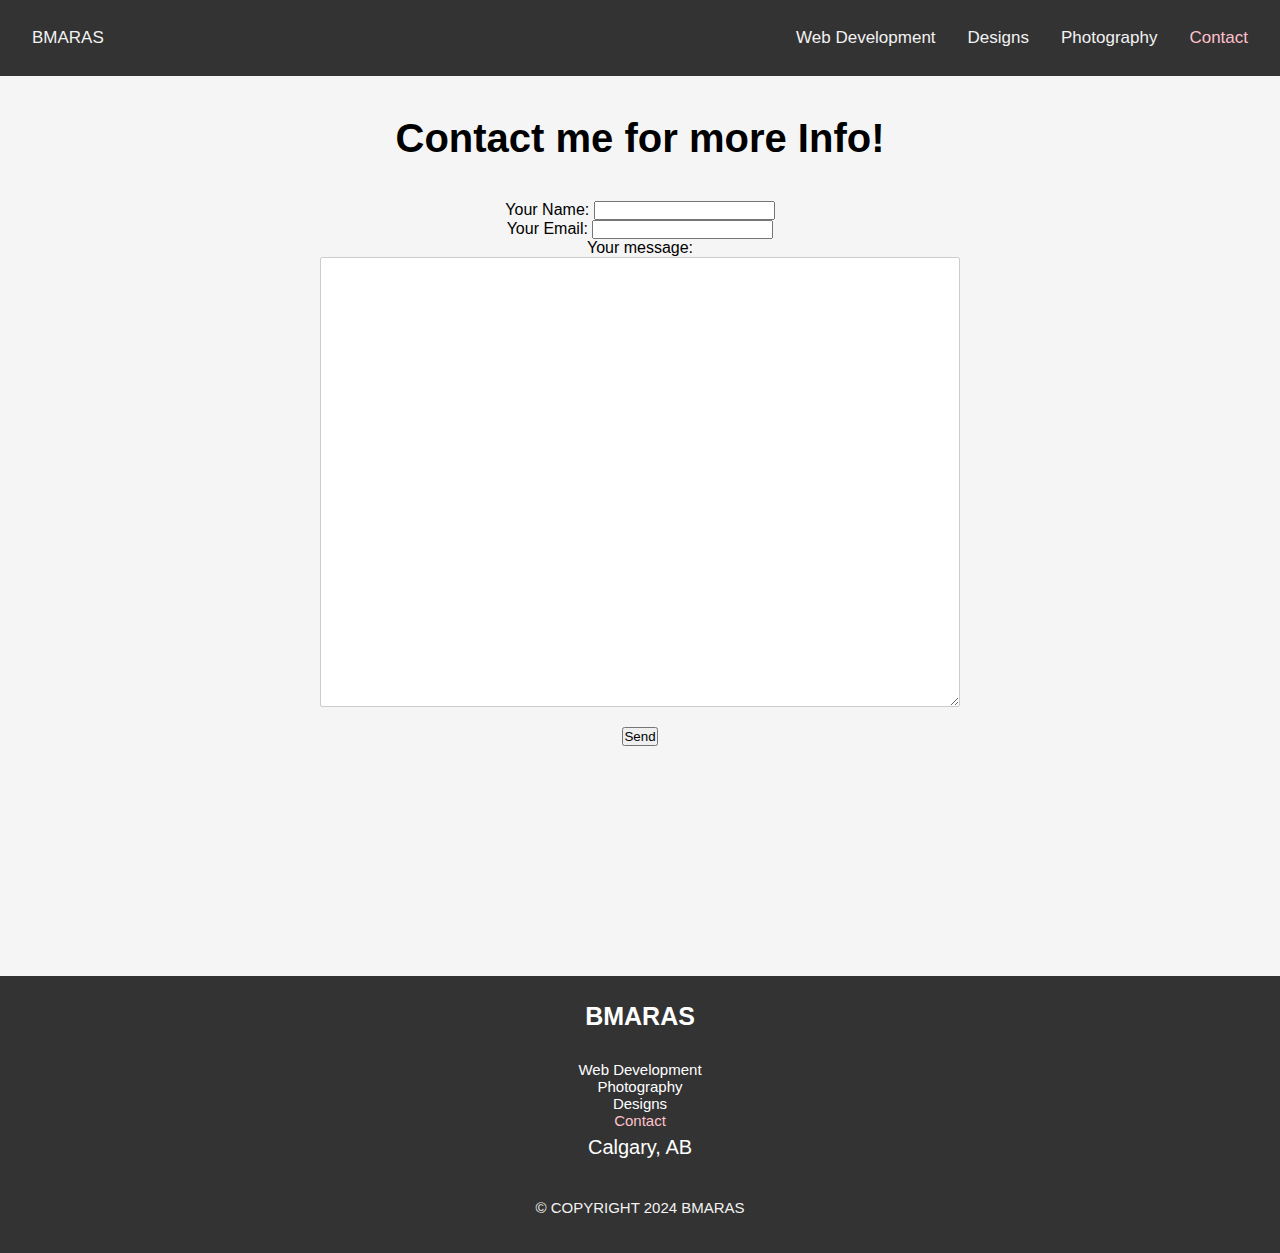
<file: contact.html>
<!DOCTYPE html>
<html lang="en">
  <head>
    <meta charset="UTF-8" />
    <meta name="viewport" content="width=device-width, initial-scale=1.0" />
    <link
      rel="stylesheet"
      href="https://cdnjs.cloudflare.com/ajax/libs/font-awesome/4.7.0/css/font-awesome.min.css"
    />

    <link rel="stylesheet" href="./styles/main.css" />
    <link rel="stylesheet" href="./styles/logo.css" />
    <link rel="stylesheet" href="./styles/typography.css" />
    <link rel="stylesheet" href="./styles/reset.css" />
    <link rel="stylesheet" href="./styles/nav.css" />
    <link rel="stylesheet" href="./styles/contact.css" />

    <title>BMARAS</title>
  </head>
  <div class="topnav" id="myTopnav">
    <div class="bmaras">
      <a href="index.html">BMARAS</a>
    </div>
    <a href="contact.html" class="first active">Contact</a>
    <a href="photo.html">Photography</a>
    <a href="designs.html">Designs</a>
    <a href="web-dev.html">Web Development</a>

    <a href="javascript:void(0);" class="icon" onclick="myFunction()">
      <i class="fa fa-bars"></i>
    </a>
  </div>
  <body>
    <main>
      <div class="contact">
        <h1 class="b">Contact me for more Info!</h1>
        <div class="form-container">
          <form action="https://formspree.io/f/mvoekjne" method="POST">
            <label>
              Your Name:
              <input type="name" name="name" />
            </label>
            <br />
            <label>
              Your Email:
              <input type="email" name="email" />
            </label>
            <br />
            <label>
              Your message:

              <textarea name="message"></textarea>
            </label>

            <button type="submit">Send</button>
          </form>
        </div>
      </div>
    </main>

    <footer>
      <div class="footer">
        <div class="bottomnav">
          <h2>
            <a href="index.html"><b>BMARAS</b></a>
          </h2>
          <ul class="navlist">
            <li><a href="web-dev.html">Web Development</a></li>
            <li><a href="photo.html">Photography</a></li>
            <li><a href="designs.html">Designs</a></li>
            <li><a href="contact.html" class="current">Contact</a></li>
          </ul>
        </div>
        <p>
          <a
            href="https://www.google.com/maps/place/Calgary,+AB/@51.0271596,-114.4174685,10z/data=!3m1!4b1!4m6!3m5!1s0x537170039f843fd5:0x266d3bb1b652b63a!8m2!3d51.0447331!4d-114.0718831!16zL20vMDFyMzI?entry=ttu"
            >Calgary, AB</a
          >
        </p>
        <p class="footer">&copy; COPYRIGHT 2024 BMARAS</p>
      </div>
    </footer>
    <script src="./script/nav.js"></script>
  </body>
</html>
</file>
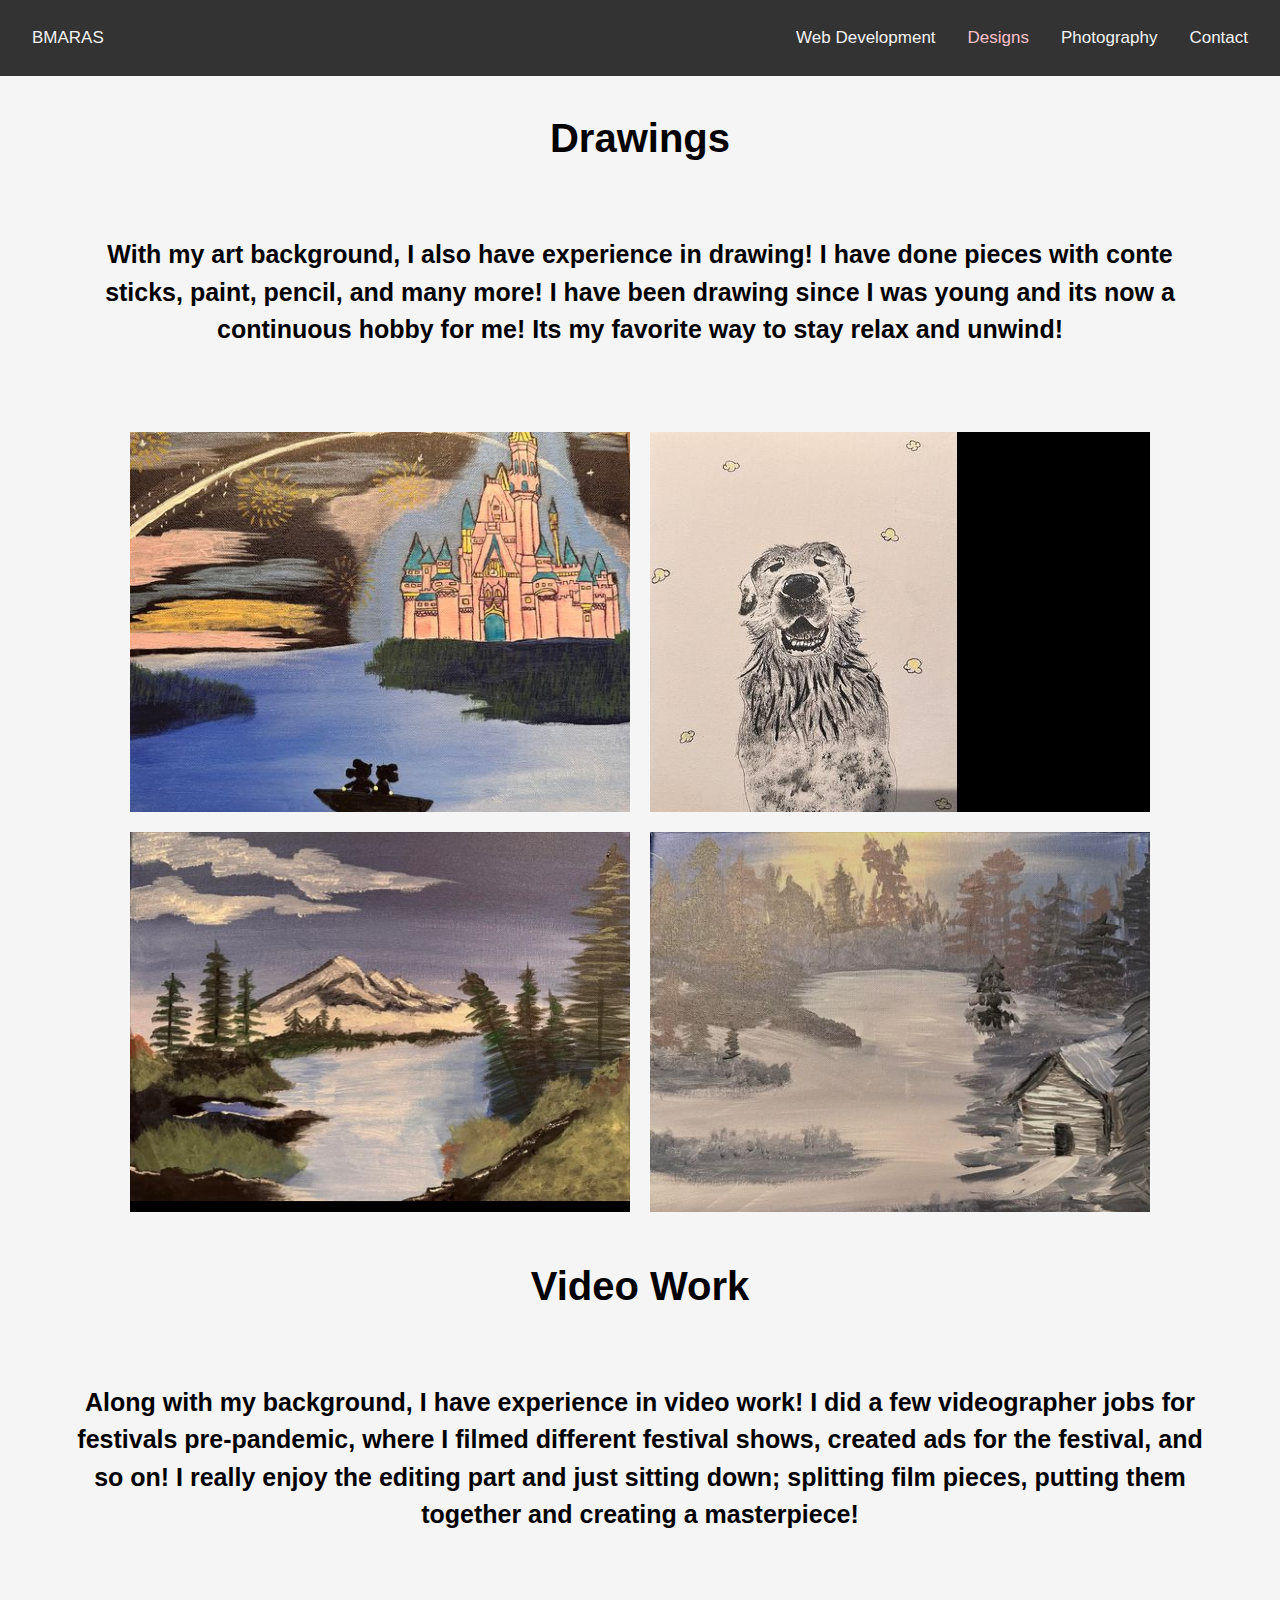
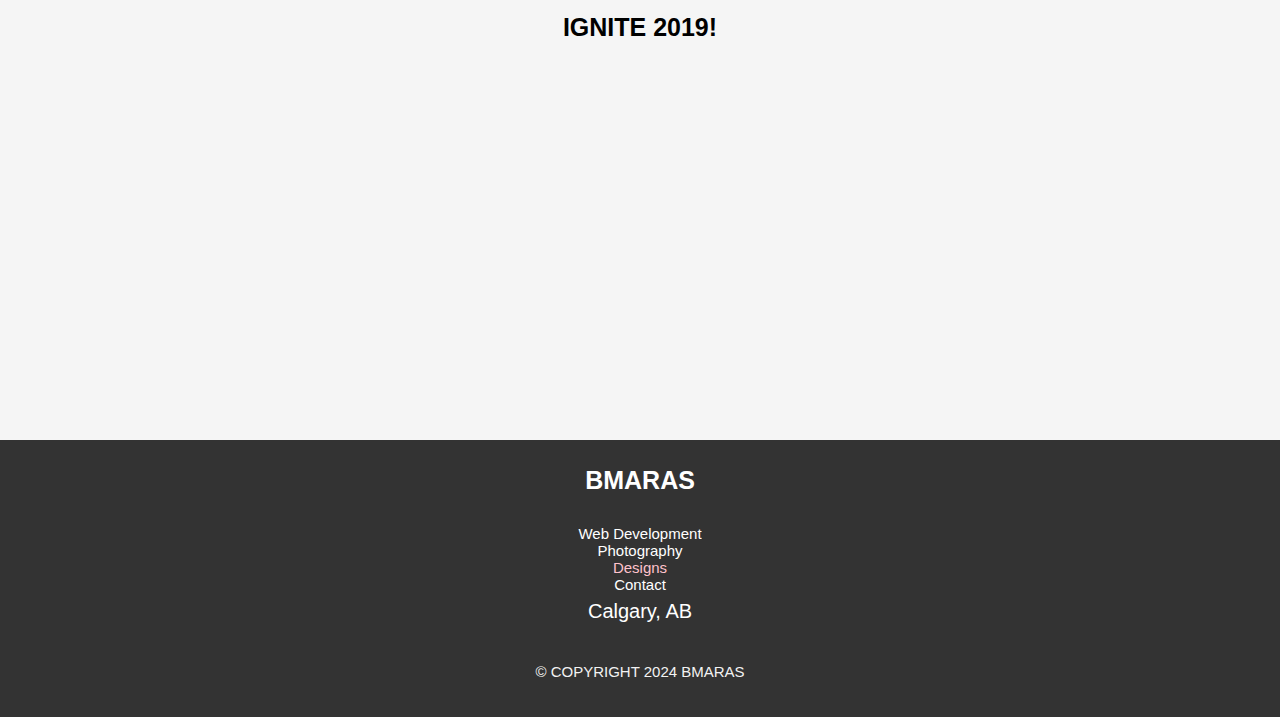
<file: designs.html>
<!DOCTYPE html>
<html lang="en">
  <head>
    <meta charset="UTF-8" />
    <meta name="viewport" content="width=device-width, initial-scale=1.0" />
    <link
      rel="stylesheet"
      href="https://cdnjs.cloudflare.com/ajax/libs/font-awesome/4.7.0/css/font-awesome.min.css"
    />
    <link rel="stylesheet" href="./styles/main.css" />
    <link rel="stylesheet" href="./styles/typography.css" />
    <link rel="stylesheet" href="./styles/reset.css" />
    <link rel="stylesheet" href="./styles/nav.css" />
    <link rel="stylesheet" href="./styles/gallery.css" />
    <title>BMARAS</title>
  </head>
  <body>
    <main>
      <div class="topnav" id="myTopnav">
        <div class="bmaras">
          <a href="index.html">BMARAS</a>
        </div>
        <a href="contact.html" class="first">Contact</a>
        <a href="photo.html">Photography</a>
        <a href="designs.html" class="active">Designs</a>
        <a href="web-dev.html">Web Development</a>

        <a href="javascript:void(0);" class="icon" onclick="myFunction()">
          <i class="fa fa-bars"></i>
        </a>
      </div>

      <h1 class="b">Drawings</h1>
      <h2 class="a">
        With my art background, I also have experience in drawing! I have done
        pieces with conte sticks, paint, pencil, and many more! I have been
        drawing since I was young and its now a continuous hobby for me! Its my
        favorite way to stay relax and unwind!
      </h2>

      <figure class="designcard">
        <img src="./images/drawings/disney.jpg" alt="sample99" />
        <figcaption>
          <h3><b>Disney Castle</b></h3>
          <h4><i>Painting</i></h4>
        </figcaption>
      </figure>

      <figure class="designcard">
        <img src="./images/drawings/gibson.jpg" alt="sample99" />
        <figcaption>
          <h3><b>Gibson</b></h3>
          <h4><i>Painting</i></h4>
        </figcaption>
      </figure>

      <figure class="designcard">
        <img src="./images/drawings/lake.jpg" alt="sample99" />
        <figcaption>
          <h3><b>Lake View</b></h3>
          <h4><i>Painting</i></h4>
        </figcaption>
      </figure>

      <figure class="designcard">
        <img src="./images/drawings/mountain.jpg" alt="sample99" />
        <figcaption>
          <h3><b>Cabin View</b></h3>
          <h4><i>Painting</i></h4>
        </figcaption>
      </figure>

      <h1 class="b">Video Work</h1>
      <h2 class="a">
        Along with my background, I have experience in video work! I did a few
        videographer jobs for festivals pre-pandemic, where I filmed different
        festival shows, created ads for the festival, and so on! I really enjoy
        the editing part and just sitting down; splitting film pieces, putting
        them together and creating a masterpiece!
      </h2>

      <h2 class="a">IGNITE 2019!</h2>
      <iframe
        width="560"
        height="315"
        src="https://www.youtube.com/embed/je0E6_qjKng?si=YTEtN5g1mhzSe9z5"
        title="YouTube video player"
        frameborder="0"
        allow="accelerometer; autoplay; clipboard-write; encrypted-media; gyroscope; picture-in-picture; web-share"
        allowfullscreen
      ></iframe>
    </main>

    <footer>
      <div class="footer">
        <div class="bottomnav">
          <h2>
            <a href="index.html"><b>BMARAS</b></a>
          </h2>
          <ul class="navlist">
            <li><a href="web-dev.html">Web Development</a></li>
            <li><a href="photo.html">Photography</a></li>
            <li><a href="designs.html" class="current">Designs</a></li>
            <li><a href="contact.html">Contact</a></li>
          </ul>
        </div>
        <p>
          <a
            href="https://www.google.com/maps/place/Calgary,+AB/@51.0271596,-114.4174685,10z/data=!3m1!4b1!4m6!3m5!1s0x537170039f843fd5:0x266d3bb1b652b63a!8m2!3d51.0447331!4d-114.0718831!16zL20vMDFyMzI?entry=ttu"
            >Calgary, AB</a
          >
        </p>
        <p class="footer">&copy; COPYRIGHT 2024 BMARAS</p>
      </div>
    </footer>
    <script src="./script/nav.js"></script>
  </body>
</html>
</file>
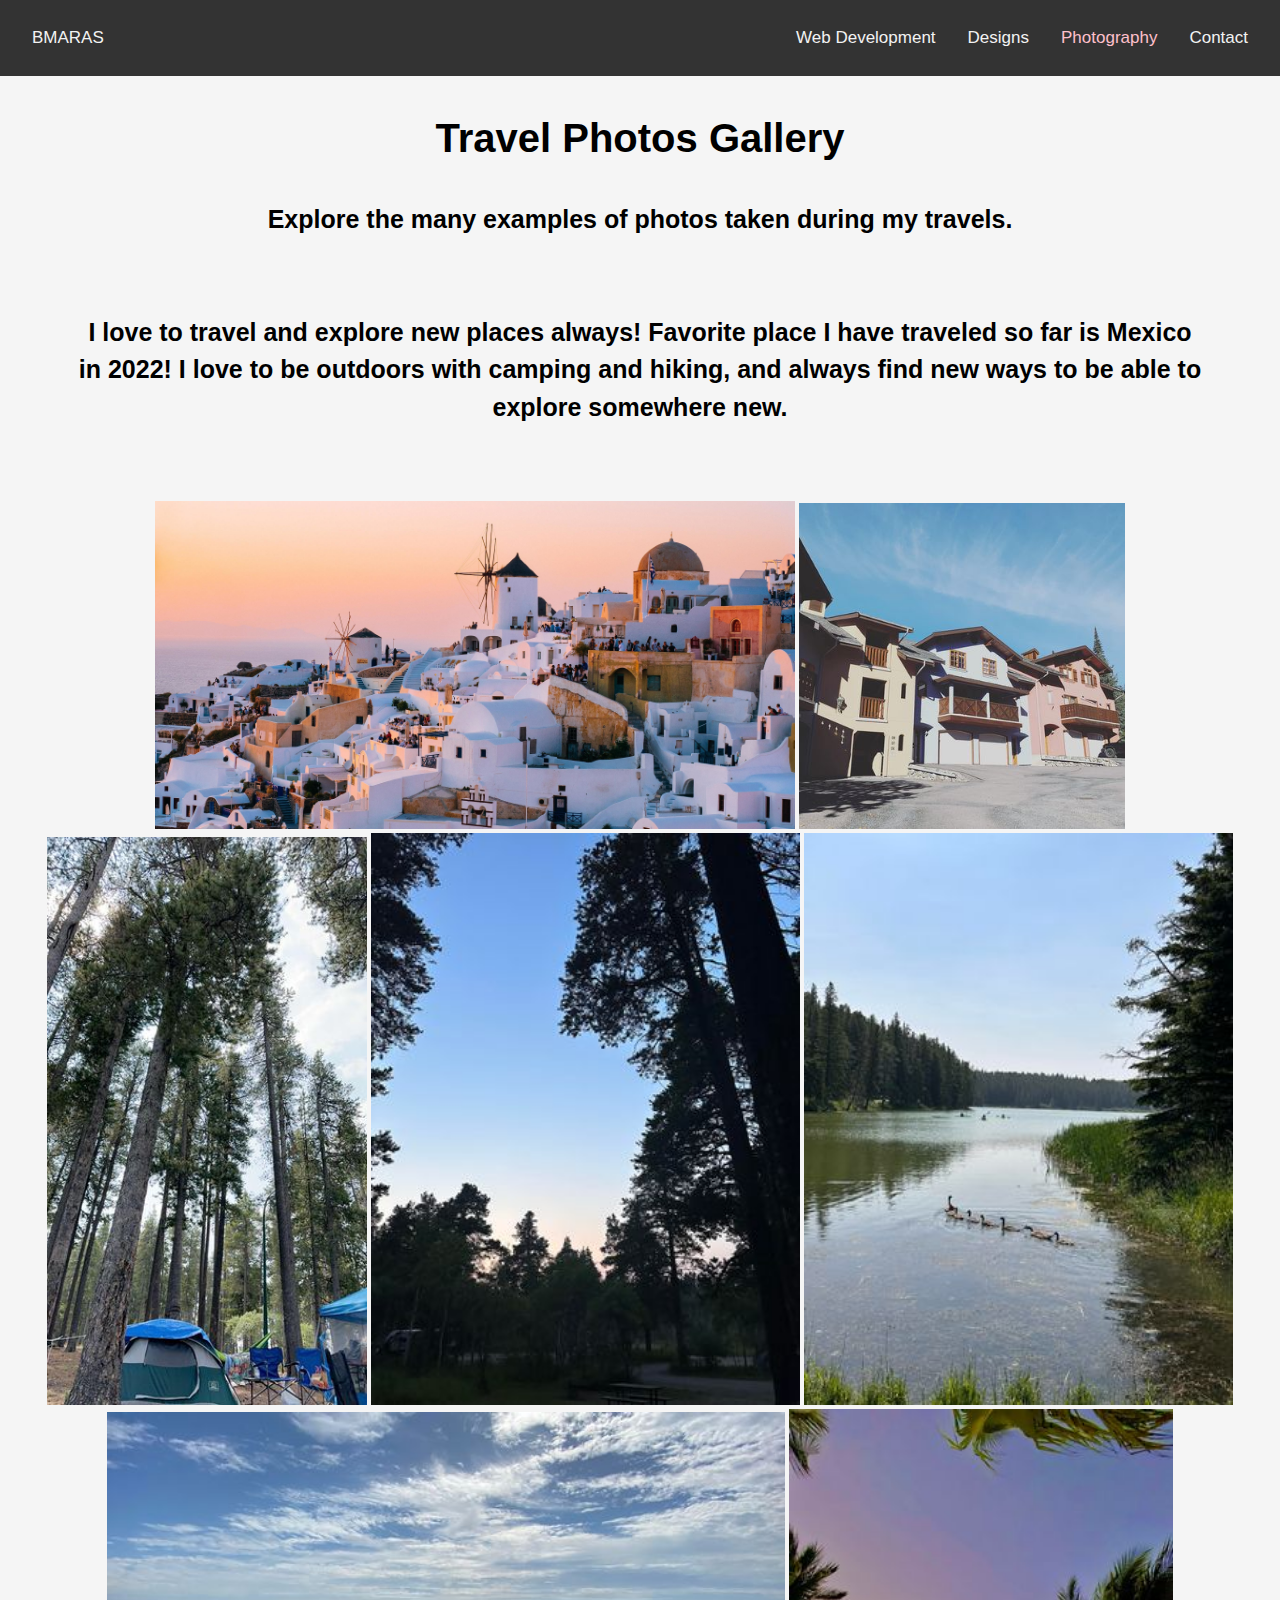
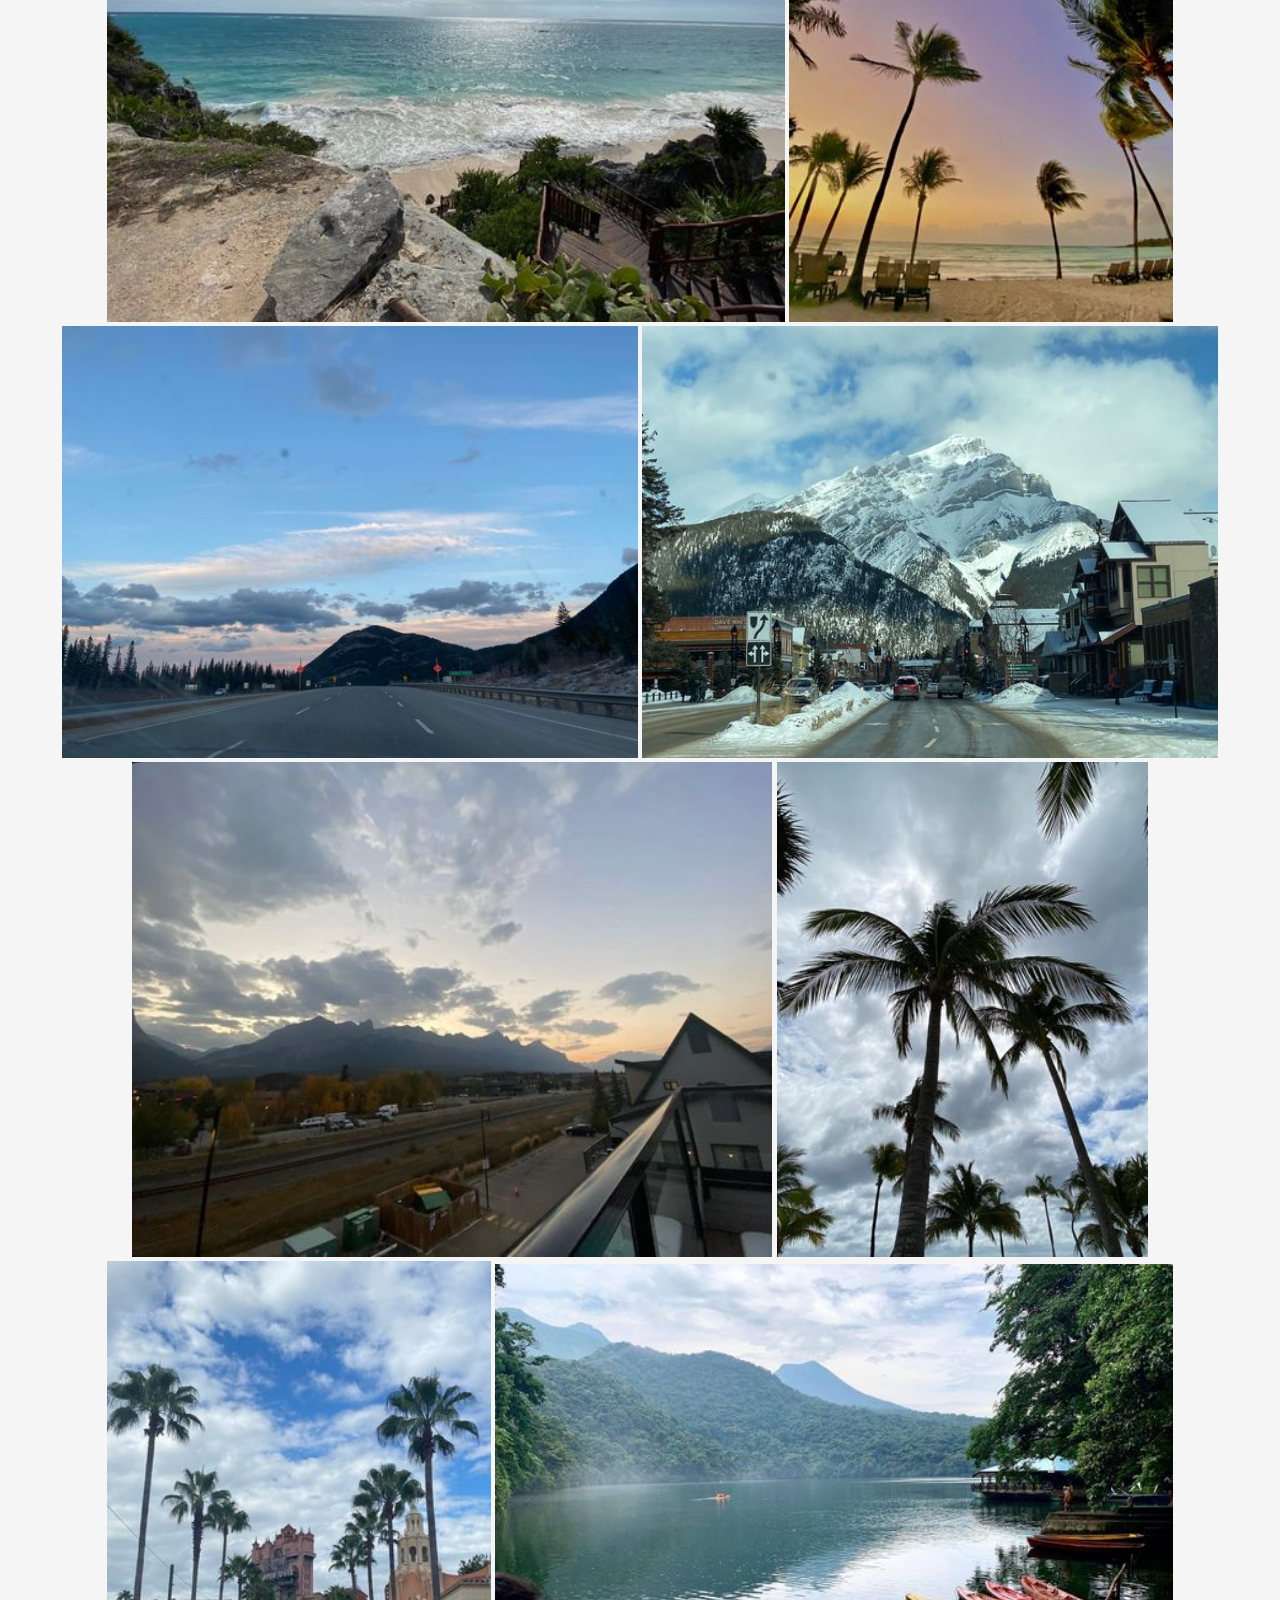
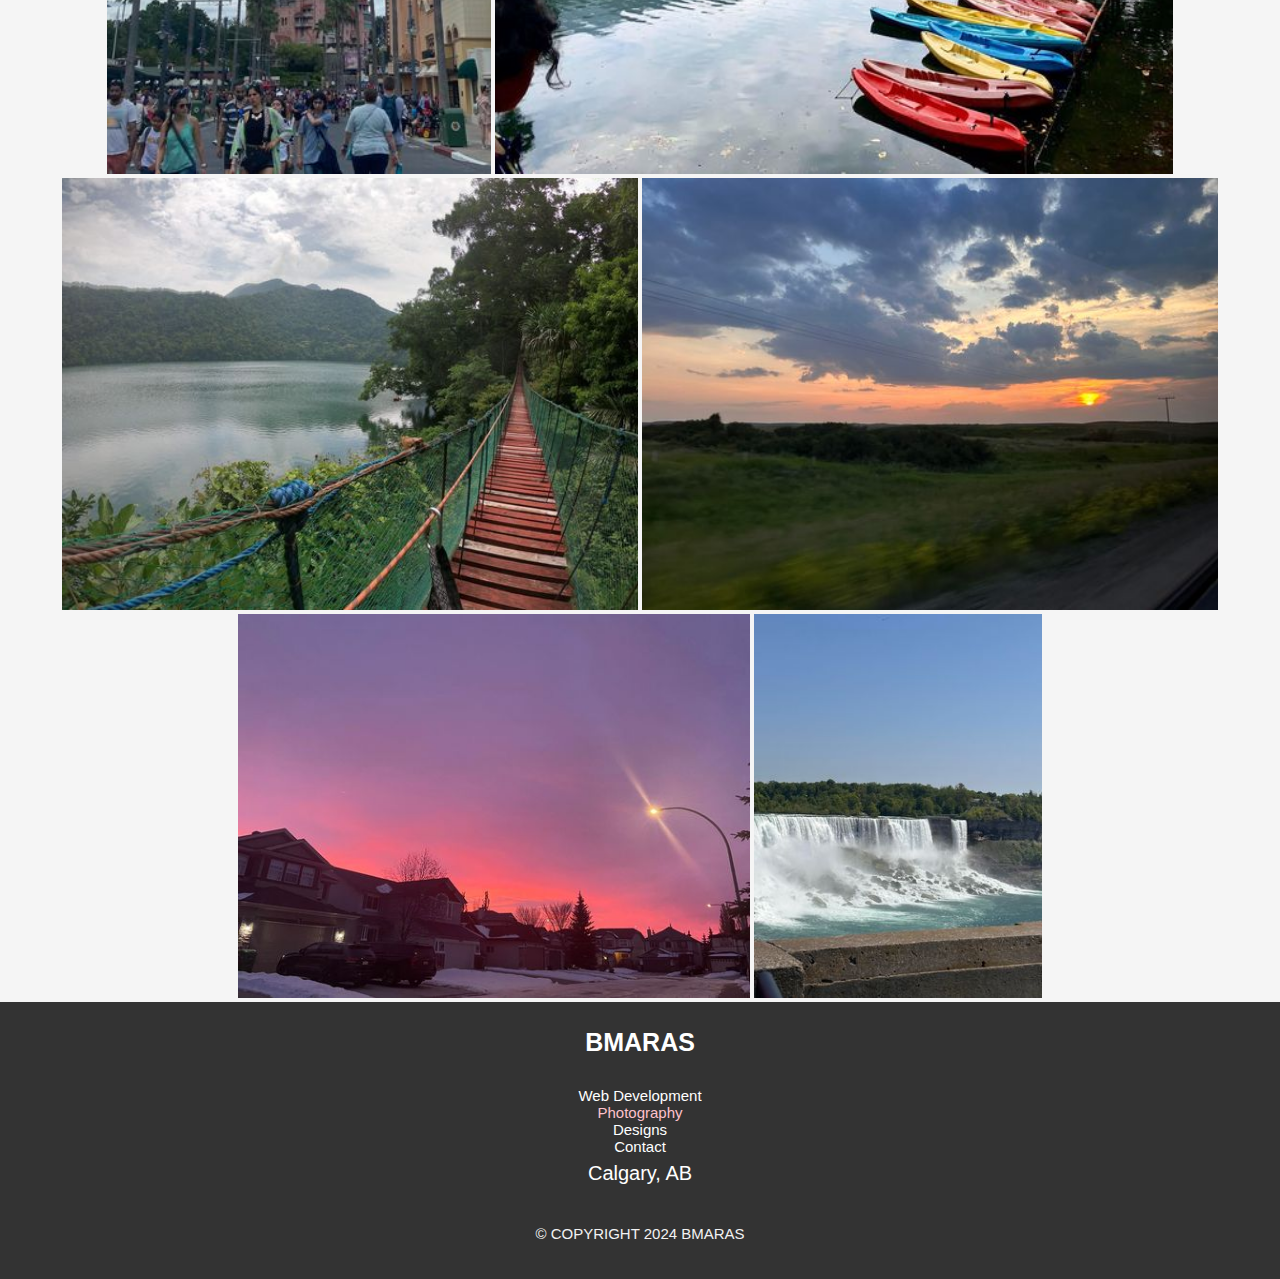
<file: photo.html>
<!DOCTYPE html>
<html lang="en">
  <head>
    <meta charset="UTF-8" />
    <meta name="viewport" content="width=device-width, initial-scale=1.0" />
    <link
      rel="stylesheet"
      href="https://cdnjs.cloudflare.com/ajax/libs/font-awesome/4.7.0/css/font-awesome.min.css"
    />
    <link rel="stylesheet" href="./styles/main.css" />
    <link rel="stylesheet" href="./styles/typography.css" />
    <link rel="stylesheet" href="./styles/reset.css" />
    <link rel="stylesheet" href="./styles/nav.css" />
    <link rel="stylesheet" href="./styles/gallery.css" />

    <title>BMaras</title>
  </head>

  <body>
    <main>
      <div class="topnav" id="myTopnav">
        <div class="bmaras">
          <a href="index.html">BMARAS</a>
        </div>
        <a href="contact.html" class="first">Contact</a>
        <a href="photo.html" class="active">Photography</a>
        <a href="designs.html">Designs</a>
        <a href="web-dev.html">Web Development</a>

        <a href="javascript:void(0);" class="icon" onclick="myFunction()">
          <i class="fa fa-bars"></i>
        </a>
      </div>
      <h1 class="b">Travel Photos Gallery</h1>
      <h2>Explore the many examples of photos taken during my travels.</h2>
      <h2 class="a">
        I love to travel and explore new places always! Favorite place I have
        traveled so far is Mexico in 2022! I love to be outdoors with camping
        and hiking, and always find new ways to be able to explore somewhere
        new.
      </h2>
      <div class="column">
        <img src="./images/full_greece.jpg" style="width: 50%" alt="travel" />
        <img src="./images/bc1.jpg" style="width: 25.5%" alt="travel" />
        <img src="./images/camp1.jpg" style="width: 25%" alt="travel" />
        <img src="./images/camp2.jpg" style="width: 33.5%" alt="travel" />
        <img src="./images/lake1.jpg" style="width: 33.5%" alt="travel" />
        <img src="./images/mexico1.jpg" style="width: 53%" alt="travel" />
        <img src="./images/mexico2.jpg" style="width: 30%" alt="travel" />
        <img src="./images/mountains1.jpg" style="width: 45%" alt="travel" />
        <img src="./images/mountains2.jpg" style="width: 45%" alt="travel" />
        <img src="./images/mountains3.jpg" style="width: 50%" alt="travel" />
        <img src="./images/palm1.jpg" style="width: 29%" alt="travel" />
        <img src="./images/palm2.jpg" style="width: 30%" alt="travel" />
        <img src="./images/philippines1.jpg" style="width: 53%" alt="travel" />
        <img src="./images/philippines2.jpg" style="width: 45%" alt="travel" />
        <img src="./images/sky1.jpg" style="width: 45%" alt="travel" />
        <img src="./images/sky2.jpg" style="width: 40%" alt="travel" />
        <img src="./images/water1.jpg" style="width: 22.5%" alt="travel" />
      </div>

      <footer>
        <div class="footer">
          <div class="bottomnav">
            <h2>
              <a href="index.html"><b>BMARAS</b></a>
            </h2>
            <ul class="navlist">
              <li><a href="web-dev.html">Web Development</a></li>
              <li><a href="photo.html" class="current">Photography</a></li>
              <li><a href="designs.html">Designs</a></li>
              <li><a href="contact.html">Contact</a></li>
            </ul>
          </div>
          <p>
            <a
              href="https://www.google.com/maps/place/Calgary,+AB/@51.0271596,-114.4174685,10z/data=!3m1!4b1!4m6!3m5!1s0x537170039f843fd5:0x266d3bb1b652b63a!8m2!3d51.0447331!4d-114.0718831!16zL20vMDFyMzI?entry=ttu"
              >Calgary, AB</a
            >
          </p>
          <p class="footer">&copy; COPYRIGHT 2024 BMARAS</p>
        </div>
      </footer>
      <script src="./script/nav.js"></script>
    </main>
  </body>
</html>
</file>
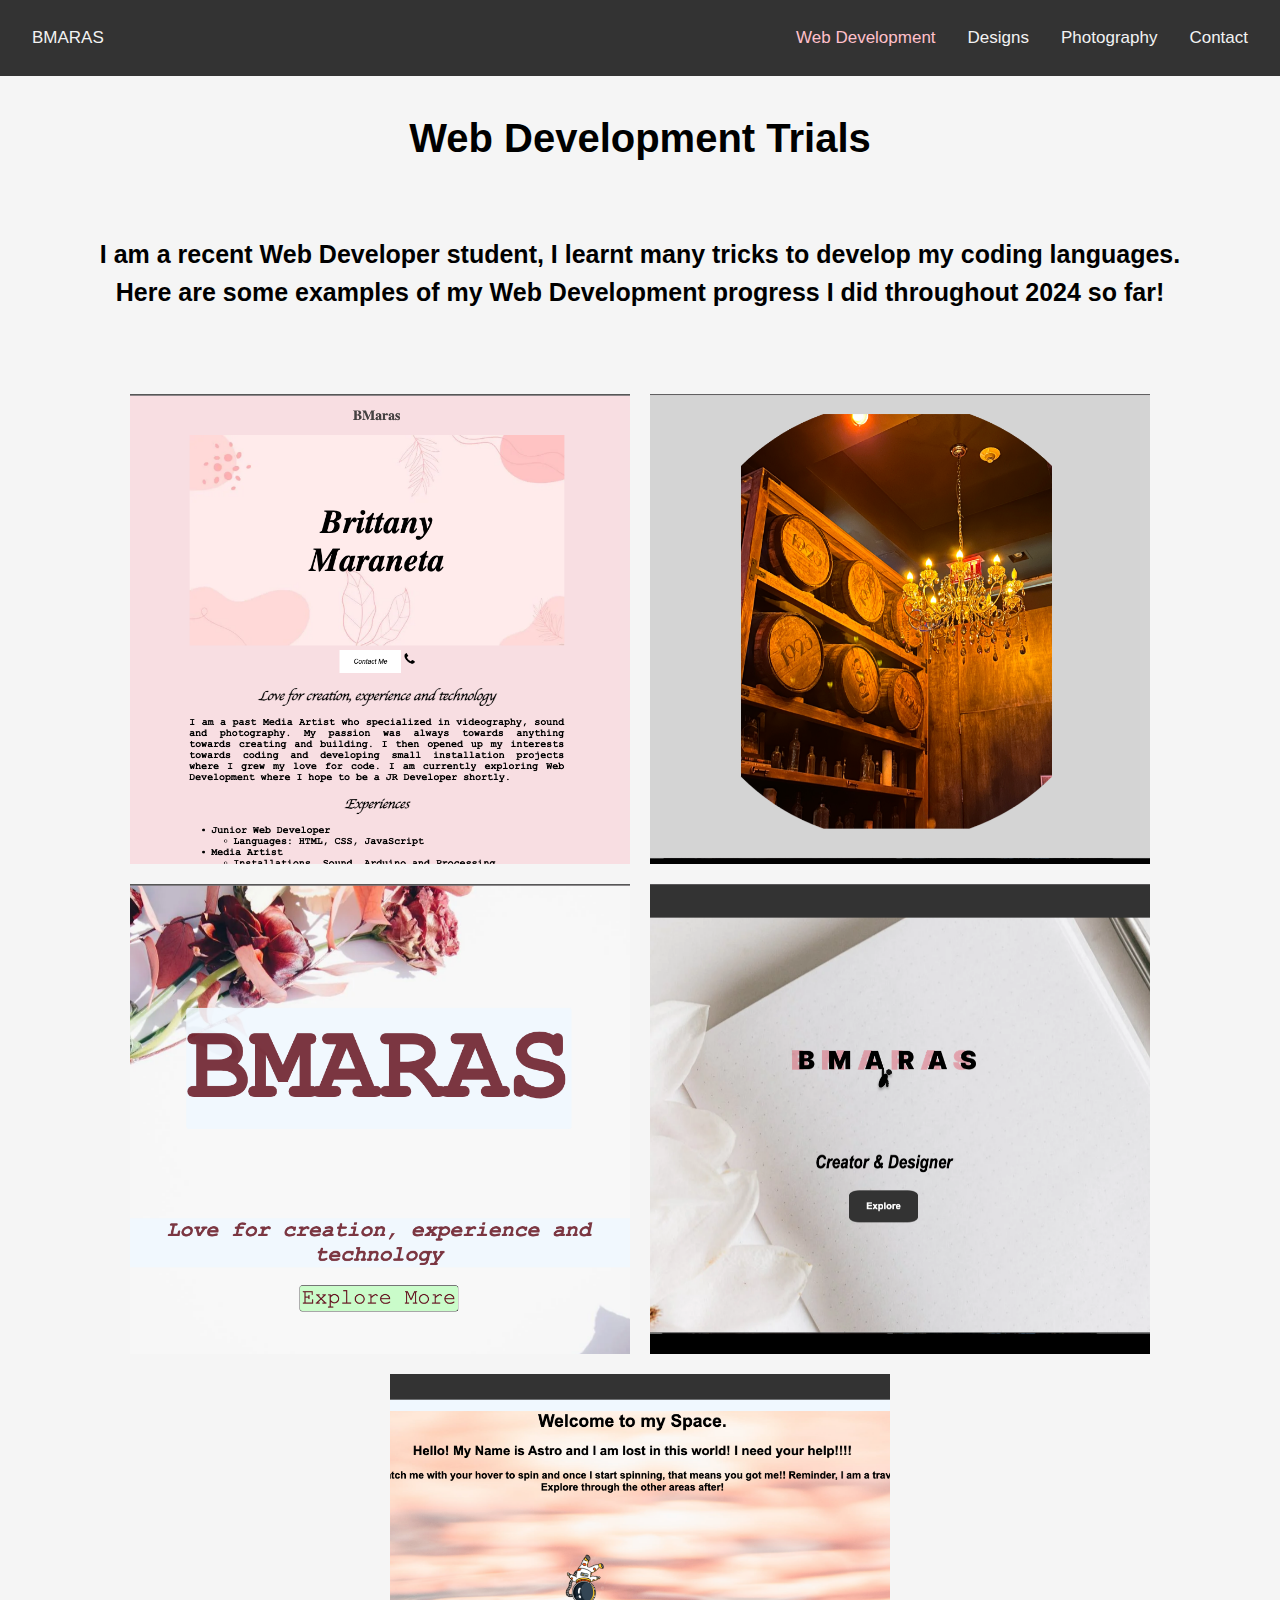
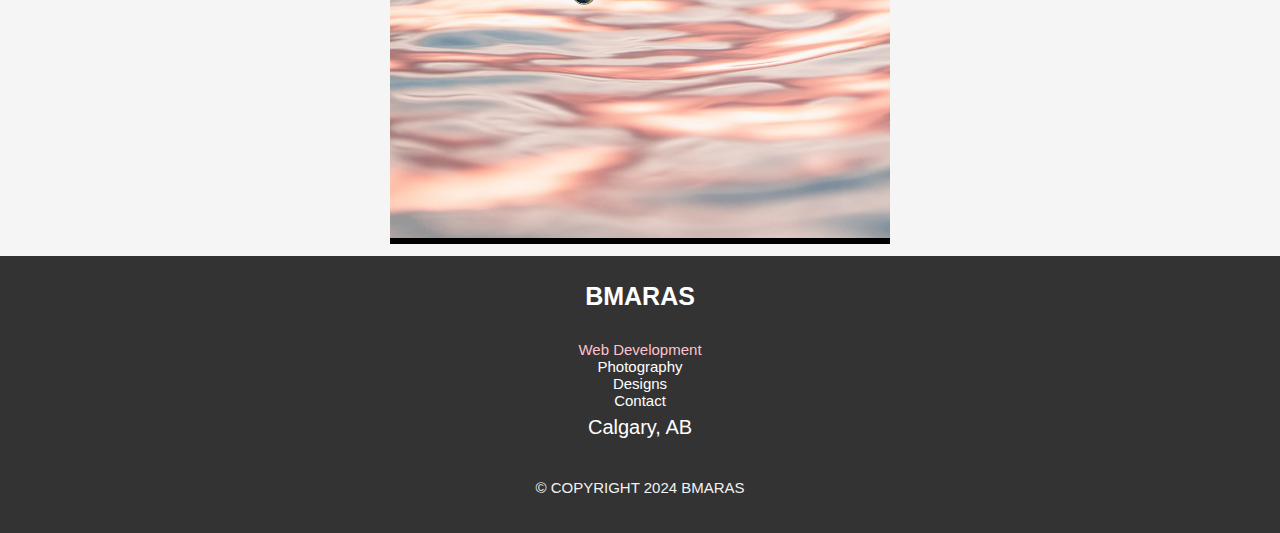
<file: web-dev.html>
<!DOCTYPE html>
<html lang="en">
  <head>
    <meta charset="UTF-8" />
    <meta name="viewport" content="width=device-width, initial-scale=1.0" />
    <link
      rel="stylesheet"
      href="https://cdnjs.cloudflare.com/ajax/libs/font-awesome/4.7.0/css/font-awesome.min.css"
    />

    <link rel="stylesheet" href="./styles/main.css" />

    <link rel="stylesheet" href="./styles/typography.css" />
    <link rel="stylesheet" href="./styles/reset.css" />
    <link rel="stylesheet" href="./styles/nav.css" />
    <title>BMARAS</title>
  </head>
  <body>
    <main>
      <div class="topnav" id="myTopnav">
        <div class="bmaras">
          <a href="index.html">BMARAS</a>
        </div>
        <a href="contact.html" class="first">Contact</a>
        <a href="photo.html">Photography</a>
        <a href="designs.html">Designs</a>
        <a href="web-dev.html" class="active">Web Development</a>

        <a href="javascript:void(0);" class="icon" onclick="myFunction()">
          <i class="fa fa-bars"></i>
        </a>
      </div>
      <h1 class="b">Web Development Trials</h1>
      <h2 class="a">
        I am a recent Web Developer student, I learnt many tricks to develop my
        coding languages. Here are some examples of my Web Development progress
        I did throughout 2024 so far!
      </h2>

      <figure class="webcard">
        <div class="item">
          <img src="./images/dev/a1.png" alt=" " />
          <a
            href="https://brittany-maraneta.github.io/cpnt260-a1/"
            class="before:absolute before:inset-0"
          ></a>

          <figcaption>
            <h3>
              <b>Text Column Assignment</b>
            </h3>
            <h3>First Web Assignment ever!</h3>

            <h4><b>Languages:</b> HTML & CSS</h4>
          </figcaption>
        </div>
      </figure>
      <figure class="webcard">
        <div class="item">
          <img src="./images/dev/a2.png" alt=" " />
          <a
            href="https://brittany-maraneta.github.io/cpnt260-a2/"
            class="before:absolute before:inset-0"
          ></a>

          <figcaption>
            <h3>
              <b>Card Assignment</b>
            </h3>
            <h3>Exploring card grid decoration and hover effect more!</h3>

            <h4><b>Languages:</b> HTML & CSS</h4>
          </figcaption>
        </div>
      </figure>
      <figure class="webcard">
        <div class="item">
          <img src="./images/dev/a3.png" alt=" " />
          <a
            href="https://brittany-maraneta.github.io/cpnt260-a3/"
            class="before:absolute before:inset-0"
          ></a>

          <figcaption>
            <h3>
              <b>Header Assignment</b>
            </h3>
            <h3>
              Starting to create full front websites. Exploring more towards
              headers and @media functions
            </h3>

            <h4><b>Languages:</b> HTML & CSS</h4>
          </figcaption>
        </div>
      </figure>

      <figure class="webcard">
        <div class="item">
          <img src="./images/dev/a4.png" alt=" " />
          <a
            href="https://brittany-maraneta.github.io/cpnt260-a4/"
            class="before:absolute before:inset-0"
          ></a>

          <figcaption>
            <h3>
              <b>One Page Website Assignment</b>
            </h3>
            <h3>
              Creating full front websites. Exploring footers, headers, hovers,
              and much more!
            </h3>

            <h4><b>Languages:</b> HTML & CSS</h4>
          </figcaption>
        </div>
      </figure>
      <figure class="webcard">
        <div class="item">
          <img src="./images/dev/game.png" alt=" " />
          <a
            href="https://brittany-maraneta.github.io/gamepractice/"
            class="before:absolute before:inset-0"
          ></a>

          <figcaption>
            <h3>
              <b>Mini Game</b>
            </h3>
            <h3>Exploring interactive game designs on the web!</h3>

            <h4><b>Languages:</b> HTML & CSS</h4>
          </figcaption>
        </div>
      </figure>

      <footer>
        <div class="footer">
          <div class="bottomnav">
            <h2>
              <a href="index.html"><b>BMARAS</b></a>
            </h2>
            <ul class="navlist">
              <li>
                <a href="web-dev.html" class="current">Web Development </a>
              </li>
              <li><a href="photo.html">Photography</a></li>
              <li><a href="designs.html">Designs</a></li>
              <li><a href="contact.html">Contact</a></li>
            </ul>
          </div>
          <p>
            <a
              href="https://www.google.com/maps/place/Calgary,+AB/@51.0271596,-114.4174685,10z/data=!3m1!4b1!4m6!3m5!1s0x537170039f843fd5:0x266d3bb1b652b63a!8m2!3d51.0447331!4d-114.0718831!16zL20vMDFyMzI?entry=ttu"
              >Calgary, AB</a
            >
          </p>
          <p class="footer">&copy; COPYRIGHT 2024 BMARAS</p>
        </div>
      </footer>
      <script src="./script/nav.js"></script>
    </main>
  </body>
</html>
</file>
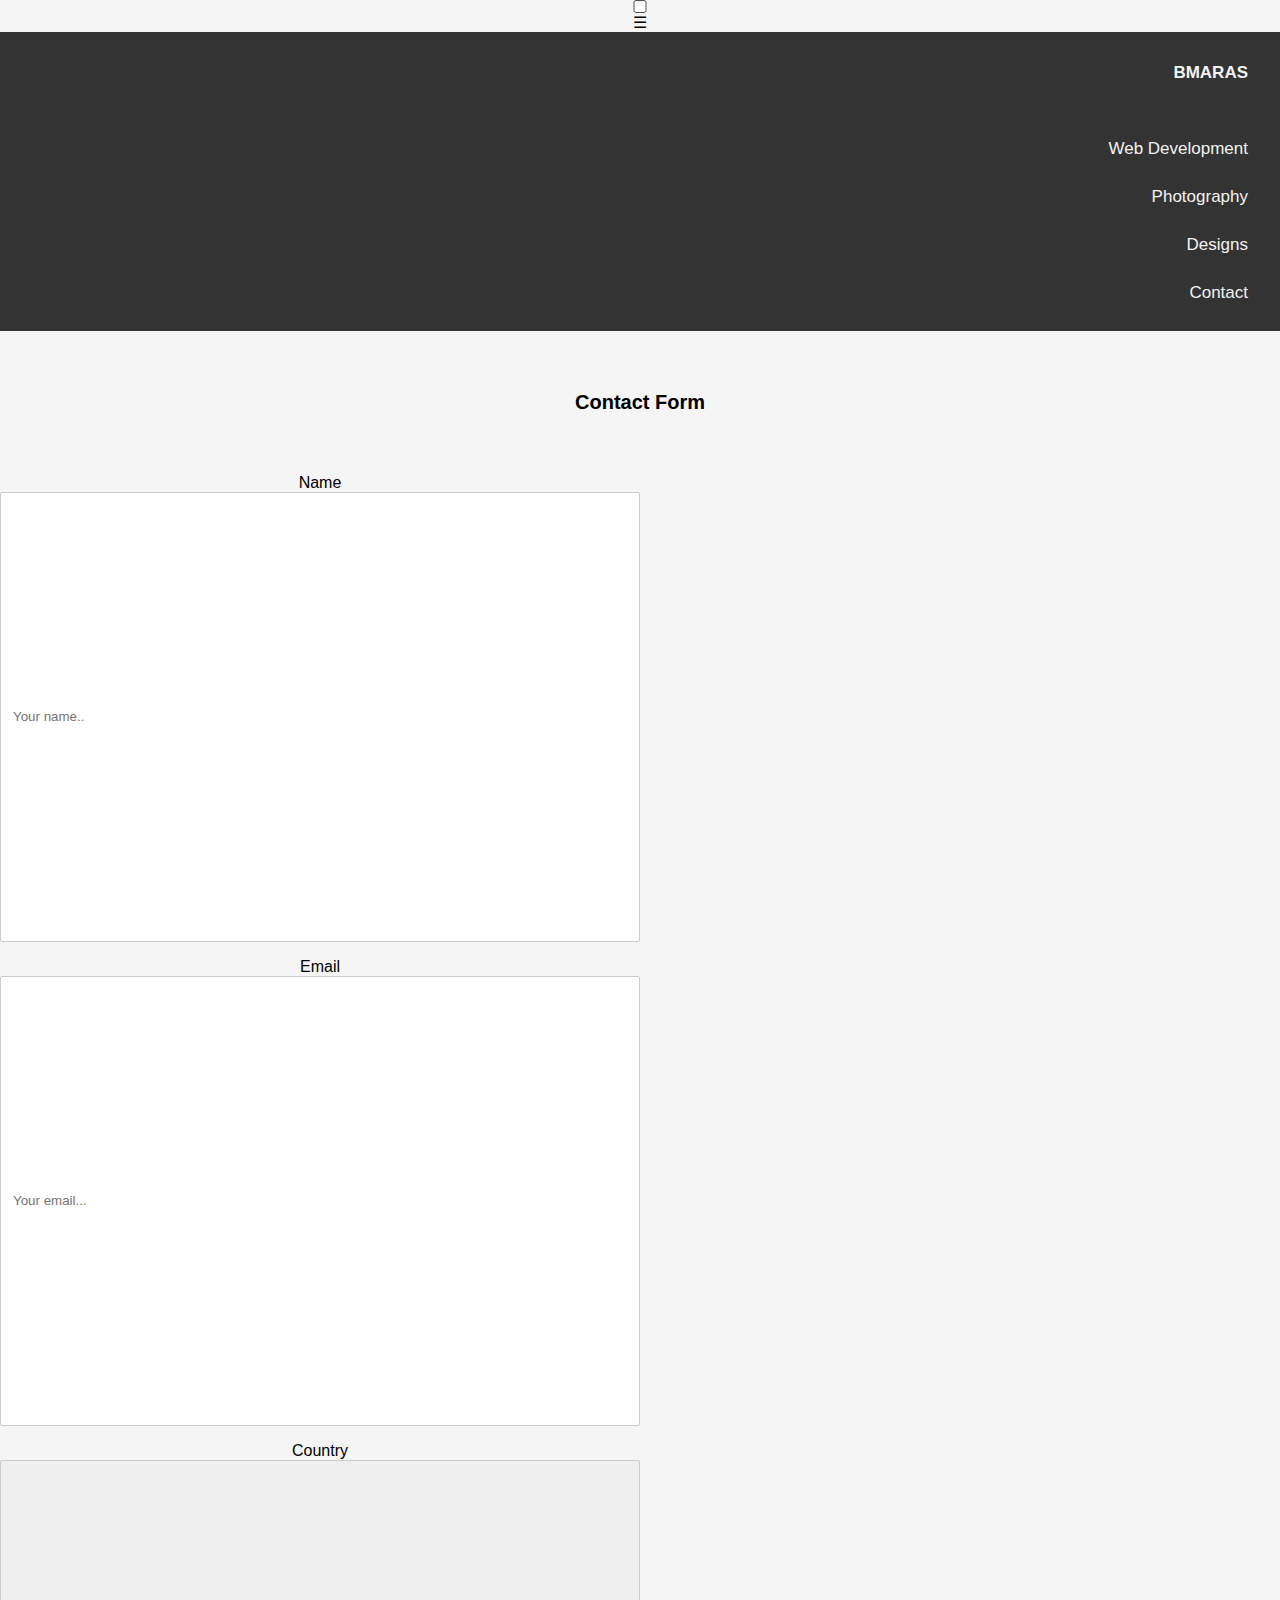
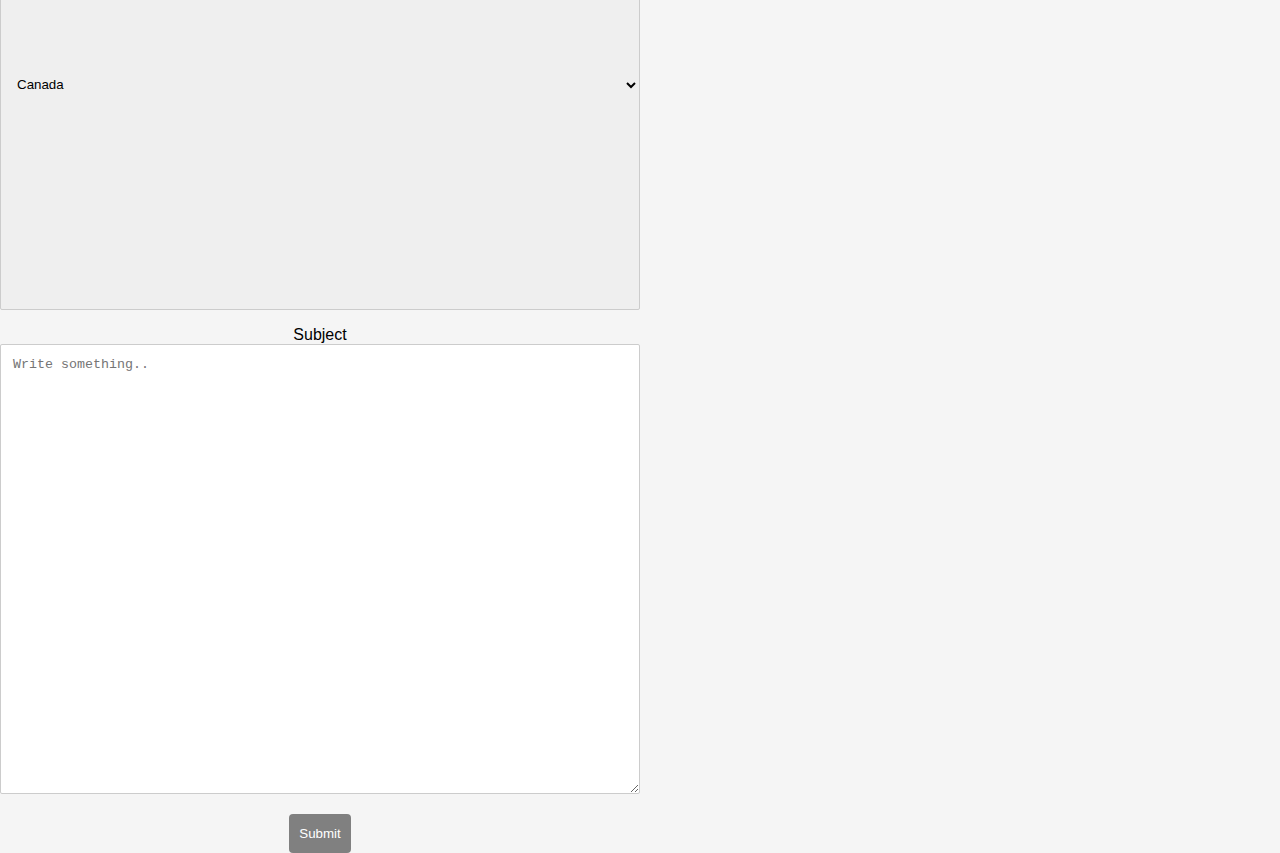
<file: html/contact.html>
<!DOCTYPE html>
<html lang="en">
  <head>
    <meta charset="UTF-8" />
    <meta name="viewport" content="width=device-width, initial-scale=1.0" />
    <link rel="stylesheet" href="/styles/main.css" />

    <link rel="stylesheet" href="/styles/typography.css" />
    <link rel="stylesheet" href="/styles/reset.css" />
    <link rel="stylesheet" href="/styles/nav.css" />
    <link rel="stylesheet" href="/styles/contact.css" />
    <title>BMARAS</title>

    <input type="checkbox" id="menu-toggle" class="menu-toggle" />
    <label for="menu-toggle" class="hamburger">&#9776;</label>

    <div class="topnav">
      <h2>
        <a href="/index.html"><b>BMARAS</b></a>
      </h2>
      <ul class="navlist">
        <li>
          <a href="/html/web-dev.html">Web Development</a>
        </li>
        <li><a href="/html/photo.html">Photography</a></li>
        <li><a href="/html/designs.html">Designs</a></li>
        <li><a href="/html/contact.html" class="current">Contact</a></li>
      </ul>
    </div>
  </head>
  <body>
    <h3>Contact Form</h3>

    <div class="container">
      <form action="/action_page.php">
        <label for="fname">Name</label>
        <input type="text" id="name" name="name" placeholder="Your name.." />

        <label for="email">Email</label>
        <input
          type="text"
          id="email"
          name="email"
          placeholder="Your email..."
        />

        <label for="country">Country</label>
        <select id="country" name="country">
          <option value="canada">Canada</option>
          <option value="usa">USA</option>
        </select>

        <label for="subject">Subject</label>
        <textarea
          id="subject"
          name="subject"
          placeholder="Write something.."
          style="height: 200px"
        ></textarea>

        <input type="submit" value="Submit" />
      </form>
    </div>
  </body>
</html>
</file>
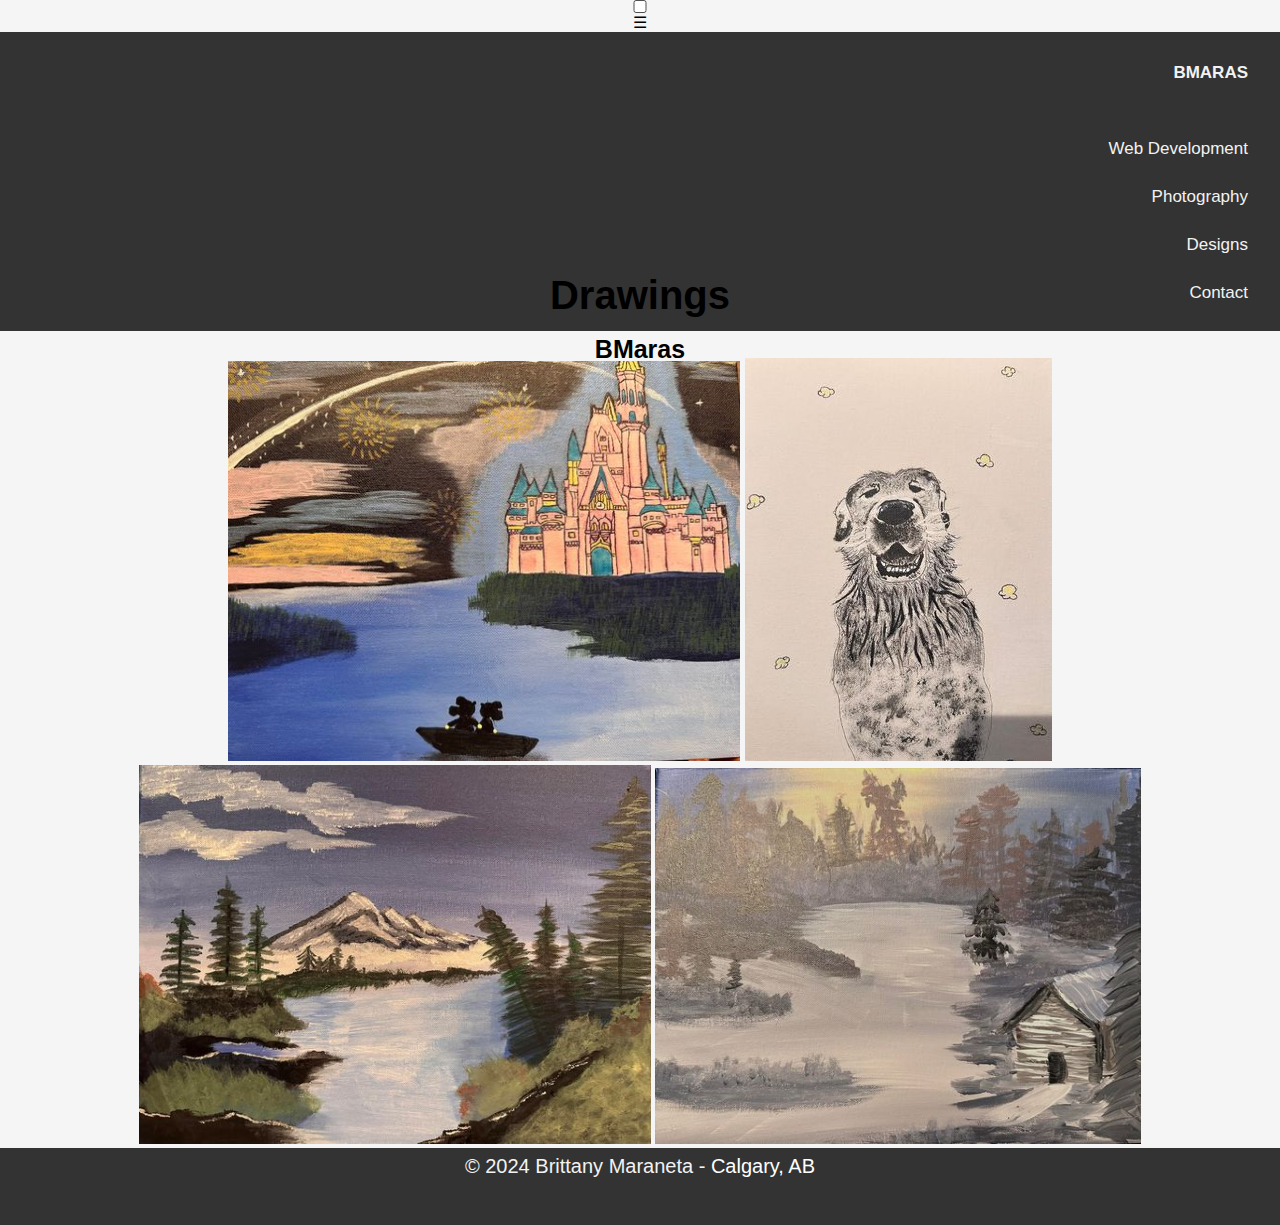
<file: html/designs.html>
<!DOCTYPE html>
<html lang="en">
  <head>
    <meta charset="UTF-8" />
    <meta name="viewport" content="width=device-width, initial-scale=1.0" />
    <link rel="stylesheet" href="/styles/main.css" />
    <link rel="stylesheet" href="/styles/logo.css" />
    <link rel="stylesheet" href="/styles/typography.css" />
    <link rel="stylesheet" href="/styles/reset.css" />
    <link rel="stylesheet" href="/styles/nav.css" />
    <title>BMARAS</title>

    <input type="checkbox" id="menu-toggle" class="menu-toggle" />
    <label for="menu-toggle" class="hamburger">&#9776;</label>

    <div class="topnav">
      <h2>
        <a href="/index.html"><b>BMARAS</b></a>
      </h2>
      <ul class="navlist">
        <li>
          <a href="/html/web-dev.html">Web Development</a>
        </li>
        <li><a href="/html/photo.html">Photography</a></li>
        <li><a href="/html/designs.html" class="current">Designs</a></li>
        <li><a href="/html/contact.html">Contact</a></li>
      </ul>
    </div>
  </head>
  <body>
    <h2>BMaras</h2>
    <h1>Drawings</h1>

    <div class="column">
      <img src="/images/drawings/disney.jpg" style="width: 40%" alt="design" />
      <img src="/images/drawings/gibson.jpg" style="width: 24%" alt="design" />
      <img src="/images/drawings/lake.jpg" style="width: 40%" alt="design" />
      <img
        src="/images/drawings/mountain.jpg"
        style="width: 38%"
        alt="design"
      />
    </div>
    <footer>
      <p>
        &copy; 2024 Brittany Maraneta -
        <a
          href="https://www.google.com/maps/place/Calgary,+AB/@51.0271596,-114.4174685,10z/data=!3m1!4b1!4m6!3m5!1s0x537170039f843fd5:0x266d3bb1b652b63a!8m2!3d51.0447331!4d-114.0718831!16zL20vMDFyMzI?entry=ttu"
          >Calgary, AB</a
        >
      </p>
    </footer>
  </body>
</html>
</file>
<file: styles/main.css>
/* Colors 
60% : background-color:hsl(0, 0%, 96%);
30% : hsla(0, 0%, 0%, 0.338);
10% : accent-colors: hsl(350, 100%, 88%); */

body {
  margin: 0;
  min-height: 100vh;
  font-family: "Franklin Gothic Medium", "Arial Narrow", Arial, sans-serif;
  display: flex;
  text-align: center;
  background-color: hsl(0, 0%, 96%);
  flex-direction: column;
}

.part2 {
  margin: 0;
  padding: 0;
  background-image: url("https://images.pexels.com/photos/5889533/pexels-photo-5889533.jpeg?auto=compress&cs=tinysrgb&w=1260&h=750&dpr=2");
  background-position: center;
  background-repeat: no-repeat;
  height: 150vh;
  background-size: cover;
  background-position: center;
}

header {
  background-image: url("https://images.pexels.com/photos/7244503/pexels-photo-7244503.jpeg?auto=compress&cs=tinysrgb&w=1260&h=750&dpr=2");
  margin-top: 0;
  /*("https://images.pexels.com/photos/4992807/pexels-photo-4992807.jpeg?auto=compress&cs=tinysrgb&w=1260&h=750&dpr=2");*/
  background-position: center;
  background-repeat: no-repeat;
  background-size: cover;
  justify-content: center;
  height: 80vh;
  background-attachment: fixed;
  background-size: cover;
  background-position: center;
  position: relative;
  text-align: center;
}

button:hover {
  background-color: hsla(0, 0%, 83%, 0.173);
  color: hsl(350, 100%, 88%);
  transition: 0.3s;
}

/*bottom part of main pg*/
#aboutMeSection {
  padding: 20px;
  margin-top: 10px;
  margin-bottom: auto;
  background-color: hsl(0, 0%, 95%);
}

#aboutMeSection:target {
  background-color: hsl(0, 0%, 80%);
}

footer {
  font-size: 14px;
  align-items: center;
  color: hsl(0, 0%, 95%);
  background-color: hsl(0, 0%, 20%);
  padding: 0.5em 2em;
  bottom: auto;
  left: 0;
  width: 100%;
}

/* Media query for mobile view */
@media only screen and (max-width: 600px) {
  .maincard {
    max-width: 1em;
    max-height: 20em;
  }

  .part2 {
    height: 270vh;
  }

  .header {
    height: 100vh;
  }

  .webcard {
    max-height: 25em;
  }

  .designcard {
    max-height: 35em;
  }

  .iframe {
    margin: auto;
  }
}

/*main page cards*/
@import url(https://fonts.googleapis.com/css?family=Montserrat:200);
.maincard {
  font-family: "Montserrat", Arial, sans-serif;
  position: relative;
  display: inline-block;
  overflow: hidden;
  margin: 8px;
  min-width: 230px;
  max-width: 315px;
  width: 100%;
  color: hsl(0, 0%, 100%);
  text-align: left;
  font-size: 16px;
  background: hsl(0, 0%, 0%);
}

.maincard *,
.snip1577:before,
.snip1577:after {
  -webkit-box-sizing: border-box;
  box-sizing: border-box;
  -webkit-transition: all 0.4s ease;
  transition: all 0.4s ease;
}

.maincard img {
  max-width: 100%;
  backface-visibility: hidden;
  vertical-align: top;
  height: auto;
}

.maincard:before,
.maincard:after {
  position: absolute;
  top: 20px;
  right: 20px;
  content: "";
  background-color: #fff;
  z-index: 1;
  opacity: 0;
}

.maincard:before {
  width: 0;
  height: 1px;
}

.maincard:after {
  height: 0;
  width: 1px;
}

.maincard figcaption {
  position: absolute;
  left: 0;
  bottom: 0;
  padding: 15px 20px;
}

.maincard h3,
.maincard h4 {
  margin: 0;
  font-size: 1.1em;
  font-weight: normal;
  opacity: 0;
}

.maincard h4 {
  font-size: 0.8em;
  text-transform: uppercase;
}

.maincard:hover img,
.maincard.hover img {
  zoom: 1;
  filter: alpha(opacity=20);
  -webkit-opacity: 0.2;
  opacity: 0.2;
}

.maincard:hover:before,
.maincard.hover:before,
.maincard:hover:after,
.maincard.hover:after {
  opacity: 1;
  -webkit-transition-delay: 0.25s;
  transition-delay: 0.25s;
}

.maincard:hover:before,
.maincard.hover:before {
  width: 40px;
}

.maincard:hover:after,
.maincard.hover:after {
  height: 40px;
}

.maincard:hover h3,
.maincard.hover h3,
.maincard:hover h4,
.maincard.hover h4 {
  opacity: 1;
}

.maincard:hover h3,
.maincard.hover h3 {
  -webkit-transition-delay: 0.3s;
  transition-delay: 0.3s;
}

.maincard:hover h4,
.maincard.hover h4 {
  -webkit-transition-delay: 0.35s;
  transition-delay: 0.35s;
}

.item {
  position: relative;
}

.item a::before {
  content: "";
  position: absolute;
  top: 0px;
  right: 0px;
  bottom: 0px;
  left: 0px;
}

/* WebDev Cards*/
@import url(https://fonts.googleapis.com/css?family=Montserrat:200);
.webcard {
  font-family: "Montserrat", Arial, sans-serif;
  position: relative;
  display: inline-block;
  overflow: hidden;
  margin: 8px;
  min-width: 330px;
  max-width: 500px;
  width: 100%;
  color: hsl(0, 0%, 100%);
  text-align: left;
  font-size: 16px;
  background: hsl(0, 0%, 0%);
  height: 470px;
}

.webcard *,
.snip1577:before,
.snip1577:after {
  -webkit-box-sizing: border-box;
  box-sizing: border-box;
  -webkit-transition: all 0.4s ease;
  transition: all 0.4s ease;
}

.webcard img {
  max-width: 100%;
  backface-visibility: hidden;
  vertical-align: top;
  height: auto;
}

.webcard:before,
.webcard:after {
  position: absolute;
  top: 20px;
  right: 20px;
  content: "";
  background-color: #fff;
  z-index: 1;
  opacity: 0;
}

.webcard:before {
  width: 0;
  height: 1px;
}

.webcard:after {
  height: 0;
  width: 1px;
}

.webcard figcaption {
  position: absolute;
  left: 0;
  bottom: 0;
  padding: 15px 20px;
}

.webcard h3,
.webcard h4 {
  margin: 0;
  font-size: 1.1em;
  font-weight: normal;
  opacity: 0;
}

.webcard h4 {
  font-size: 0.8em;
  text-transform: uppercase;
}

.webcard:hover img,
.webcard.hover img {
  zoom: 1;
  filter: alpha(opacity=20);
  -webkit-opacity: 0.2;
  opacity: 0.2;
}

.webcard:hover:before,
.webcard.hover:before,
.webcard:hover:after,
.webcard.hover:after {
  opacity: 1;
  -webkit-transition-delay: 0.25s;
  transition-delay: 0.25s;
}

.webcard:hover:before,
.webcard.hover:before {
  width: 40px;
}

.webcard:hover:after,
.webcard.hover:after {
  height: 40px;
}

.webcard:hover h3,
.webcard.hover h3,
.webcard:hover h4,
.webcard.hover h4 {
  opacity: 1;
}

.webcard:hover h3,
.webcard.hover h3 {
  -webkit-transition-delay: 0.3s;
  transition-delay: 0.3s;
}

.webcard:hover h4,
.webcard.hover h4 {
  -webkit-transition-delay: 0.35s;
  transition-delay: 0.35s;
}

.item {
  position: relative;
}

.item a::before {
  content: "";
  position: absolute;
  top: 0px;
  right: 0px;
  bottom: 0px;
  left: 0px;
}

/* design Cards*/
@import url(https://fonts.googleapis.com/css?family=Montserrat:200);
.designcard {
  font-family: "Montserrat", Arial, sans-serif;
  position: relative;
  display: inline-block;
  overflow: hidden;
  margin: 8px;
  min-width: 330px;
  max-width: 500px;
  width: 100%;
  color: hsl(0, 0%, 100%);
  text-align: left;
  font-size: 16px;
  background: hsl(0, 0%, 0%);
  height: 380px;
  justify-content: center;
}

.designcard *,
.snip1577:before,
.snip1577:after {
  -webkit-box-sizing: border-box;
  box-sizing: border-box;
  -webkit-transition: all 0.4s ease;
  transition: all 0.4s ease;
}

.designcard img {
  max-width: 100%;
  backface-visibility: hidden;
  vertical-align: top;
  height: auto;
}

.designcard:before,
.designcard:after {
  position: absolute;
  top: 20px;
  right: 20px;
  content: "";
  background-color: #fff;
  z-index: 1;
  opacity: 0;
}

.designcard:before {
  width: 0;
  height: 1px;
}

.designcard:after {
  height: 0;
  width: 1px;
}

.designcard figcaption {
  position: absolute;
  left: 0;
  bottom: 0;
  padding: 15px 20px;
}

.designcard h3,
.designcard h4 {
  margin: 0;
  font-size: 1.1em;
  font-weight: normal;
  opacity: 0;
}

.designcard h4 {
  font-size: 0.8em;
  text-transform: uppercase;
}

.designcard:hover img,
.designcard.hover img {
  zoom: 1;
  filter: alpha(opacity=20);
  -webkit-opacity: 0.2;
  opacity: 0.2;
}

.designcard:hover:before,
.designcard.hover:before,
.designcard:hover:after,
.designcard.hover:after {
  opacity: 1;
  -webkit-transition-delay: 0.25s;
  transition-delay: 0.25s;
}

.designcard:hover:before,
.designcard.hover:before {
  width: 40px;
}

.designcard:hover:after,
.designcard.hover:after {
  height: 40px;
}

.designcard:hover h3,
.designcard.hover h3,
.designcard:hover h4,
.designcard.hover h4 {
  opacity: 1;
}

.designcard:hover h3,
.designcard.hover h3 {
  -webkit-transition-delay: 0.3s;
  transition-delay: 0.3s;
}

.designcard:hover h4,
.webcard.hover h4 {
  -webkit-transition-delay: 0.35s;
  transition-delay: 0.35s;
}

.item {
  position: relative;
}

.item a::before {
  content: "";
  position: absolute;
  top: 0px;
  right: 0px;
  bottom: 0px;
  left: 0px;
}
</file>
<file: styles/logo.css>
/*main logo*/
.svg-element {
  fill: hsl(0, 0%, 100%); /* Initial fill color */
  transition: fill 0.3s ease; /* Smooth transition effect */
}

.svg-element:hover {
  fill: hsl(350, 100%, 88%);
  transition: 0.3s;
}

.svg-name {
  fill: hsl(0, 0%, 0%);
}

.svg-name:hover {
  fill: hsl(350, 100%, 88%);
  transition: 0.3s;
}

@keyframes fadeInOut {
  0% {
    opacity: 0;
  }
  50% {
    opacity: 1;
  }
  100% {
    opacity: 0;
  }
}

.image-animation {
  animation: fadeInOut 10s infinite; /* Adjust the duration as needed */
}

/*about me logo*/
@keyframes moveLeftRight {
  0% {
    transform: translateX(0%);
  }
  50% {
    transform: translateX(100%); /* Adjust the distance as needed */
  }
  100% {
    transform: translateX(0%);
  }
}

.logo-container {
  width: 100%;
  text-align: center;
}

.logo {
  animation: moveLeftRight 10s linear infinite; /* Adjust the duration as needed */
  fill: hsl(350, 100%, 88%);
  stroke: #000000;
  height: auto;
}

@media only screen and (max-width: 600px) {
  .logo-container {
    width: 100%;
    text-align: center;
  }

  .logo {
    animation: moveLeftRight 10s linear infinite; /* Adjust the duration as needed */
    fill: hsl(350, 100%, 88%);
    stroke: #000000;
    height: auto;
  }
}
</file>
<file: styles/typography.css>
h2 {
  margin-top: 0em;
  margin-bottom: 1em;
  font-size: 25px;
  line-height: 1.5;
}

h2.a {
  font-size: 25px;
  line-height: 1.5;
  margin: 3em;
}

h1.b {
  font-size: 40px;
  margin: auto;
  margin-bottom: 1em;
  margin-top: 1em;
}

h3.a {
  margin-top: 1em;
  margin-bottom: 0em;
  font-size: 18px;
  margin: 3em;
}

h1 {
  margin-top: -3em;
  margin-bottom: 1em;
  font-size: 40px;
}

h1.c {
  margin-top: 1em;
  margin-bottom: 1em;
  font-size: 35px;
}

.part2 {
  margin-bottom: 1em;

  text-align: center;
  padding-top: 0;
}

h3 {
  margin-top: 0.5em;
  margin-bottom: 1em;
  font-size: 20px;
  margin: 3em;
}

p {
  font-size: 20px;
  text-align: center;
  margin-bottom: 2em;
}

p.footer {
  font-size: 15px;
}

p a:hover {
  color: hsl(350, 100%, 88%);
  transition: 0.3s;
}

@media only screen and (max-width: 600px) {
  h2.a {
    font-size: 1em;
  }

  h2 {
    font-size: 1em;
  }

  h1.b {
    font-size: 2em;
  }
}

@media only screen and (max-width: 600px) {
  .part2 h1 {
    font-size: 1.5em;
  }
  .part2 h2 {
    font-size: 1em;
  }
  .part2 h3 {
    font-size: 1em;
  }

  .part2 h2.a {
    font-size: 1em;
  }
}
</file>
<file: styles/nav.css>
/* The navbar */

body {
  margin: 0;
}

.bmaras {
  float: left;
  color: #f2f2f2;
  text-decoration: none;
  font-size: 20px;
}

.topnav {
  overflow: hidden;
  background-color: #333;
  padding: 14px 16px;
  font-size: 20px;
}

.topnav a {
  float: right;
  display: block;
  color: #f2f2f2;
  text-align: center;
  padding: 14px 16px;
  text-decoration: none;
  font-size: 17px;
}

.topnav a:hover {
  background-color: #333;
  color: pink;
}

.topnav a.active {
  background-color: #333;
  color: pink;
}

.topnav .icon {
  display: none;
}

.current {
  color: hsl(350, 100%, 88%);
}

.bottomnav {
  font-size: 15px;
  background-color: hsl(0, 0%, 20%);
  padding: 0.5em 1em;
  margin-top: 0.5em;
  align-items: center;
  justify-content: center;
  display: flex;
  flex-direction: column;
}

.bottomnav a:hover {
  color: hsl(350, 100%, 88%);
  transition: 0.3s;
}

@media screen and (max-width: 600px) {
  .topnav a:not(:first-child) {
    display: none;
  }
  .topnav a.icon {
    float: right;
    display: block;
  }
  .bmaras {
    text-align: center;
    color: #f2f2f2;
    text-decoration: none;
    font-size: 18px;
  }

  .first {
    margin-top: 3em;
  }
}

@media screen and (max-width: 600px) {
  .topnav.responsive {
    position: relative;
  }
  .topnav.responsive .icon {
    position: absolute;
    right: 0;
    top: 0;
  }
  .topnav.responsive a {
    float: none;
    display: block;
    text-align: center;
  }
}
</file>
<file: styles/contact.css>
input[type="text"],
select,
textarea {
  width: 100%;
  padding: 12px;
  border: 1px solid #ccc;
  border-radius: 2px;
  box-sizing: border-box;
  margin-top: auto;
  margin-bottom: 16px;
  resize: vertical;
  min-height: 50vh;
}

input[type="submit"] {
  background-color: hsl(0, 0%, 50%);
  color: white;
  padding: 12px 10px;
  border: none;
  border-radius: 4px;
  cursor: pointer;
}

input[type="submit"]:hover {
  background-color: hsl(350, 100%, 88%);
}

.containertext {
  border-radius: 5px;
  background-color: grey;
  padding: 5px;
  min-height: 50vh;
}

.form-container {
  display: flex;
  justify-content: center;
  align-items: center;
}

form {
  width: 50%;
}

.contact {
  height: 100vh;
}

@media only screen and (max-width: 600px) {
  .form-container {
    align-items: center;
    font-size: 15px;
    margin-top: 10px;
    margin-bottom: 16px;
    resize: vertical;
    min-height: 50vh;
  }
}
</file>
<file: styles/gallery.css>
* {
  box-sizing: border-box;
}

.row {
  display: -ms-grid;
  display: flex;
  flex-wrap: wrap;
  padding: 0 4px;
  justify-content: space-evenly;
}
</file>
